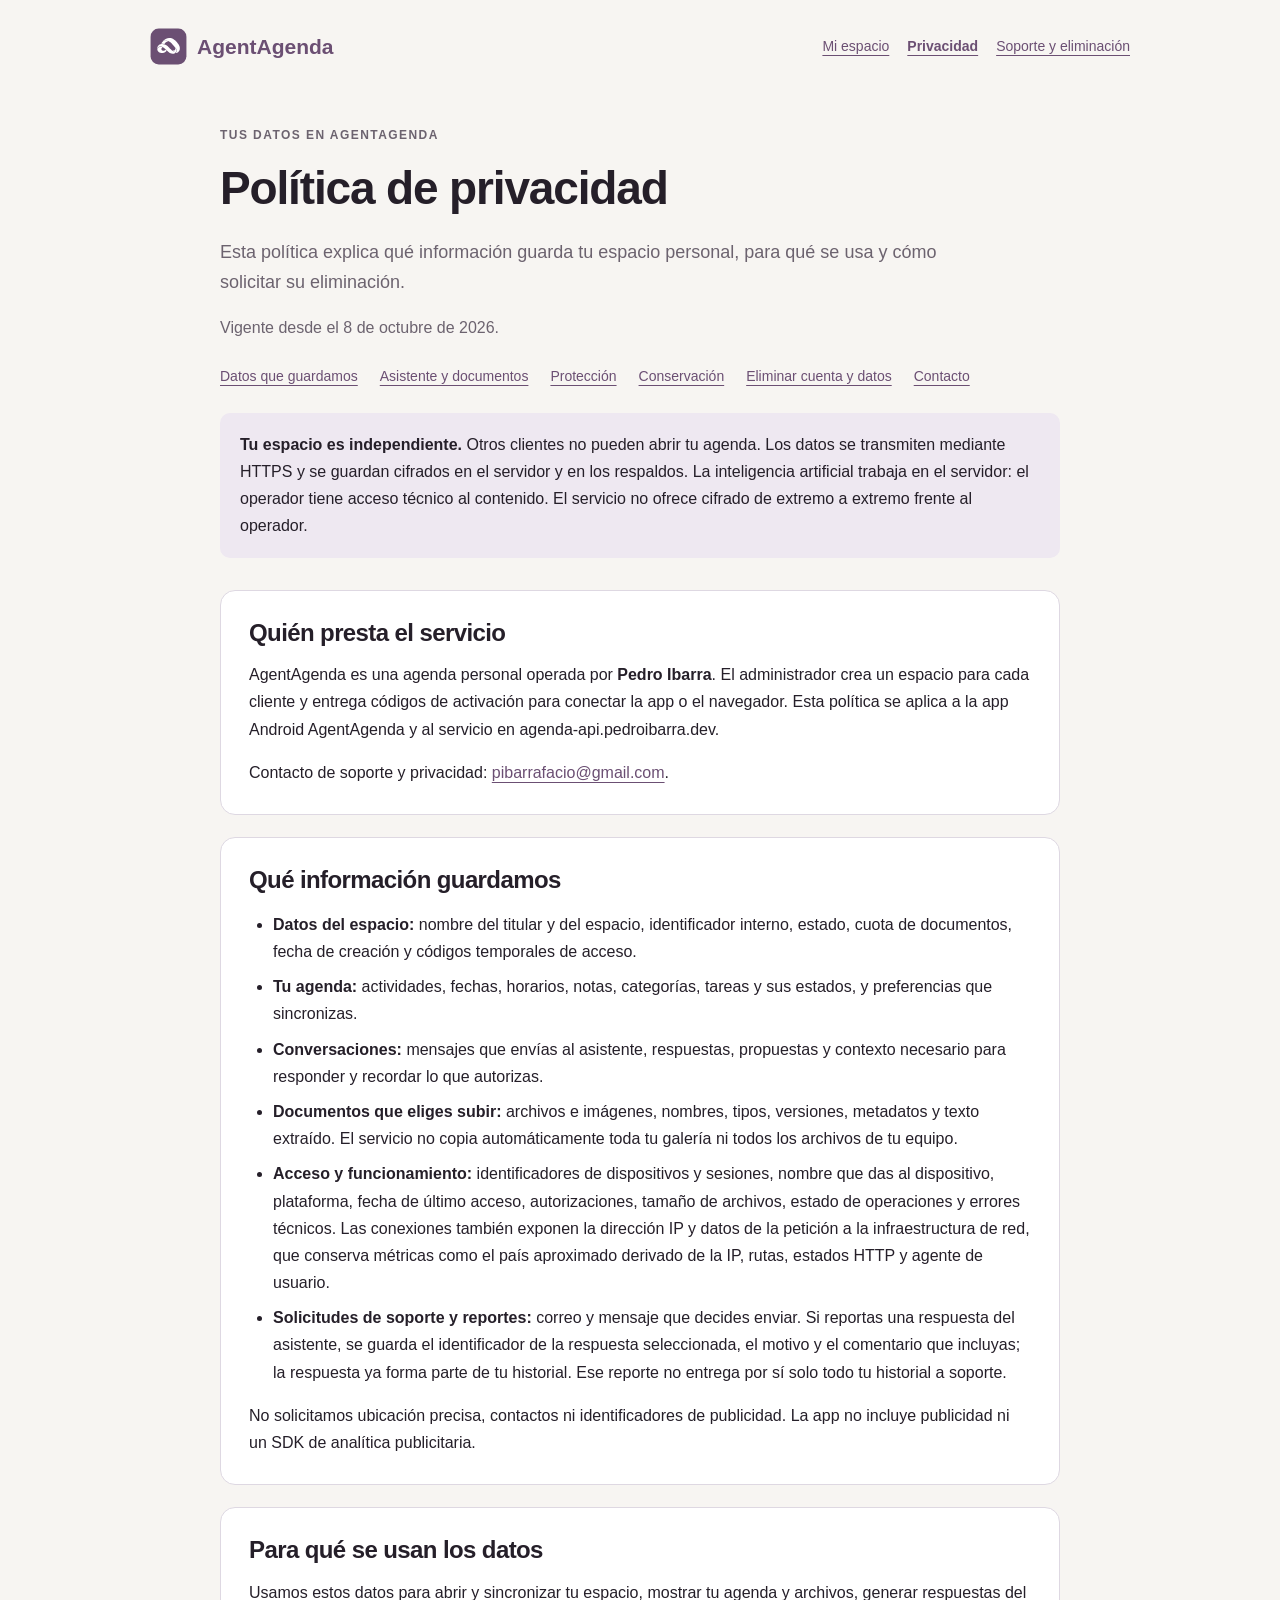
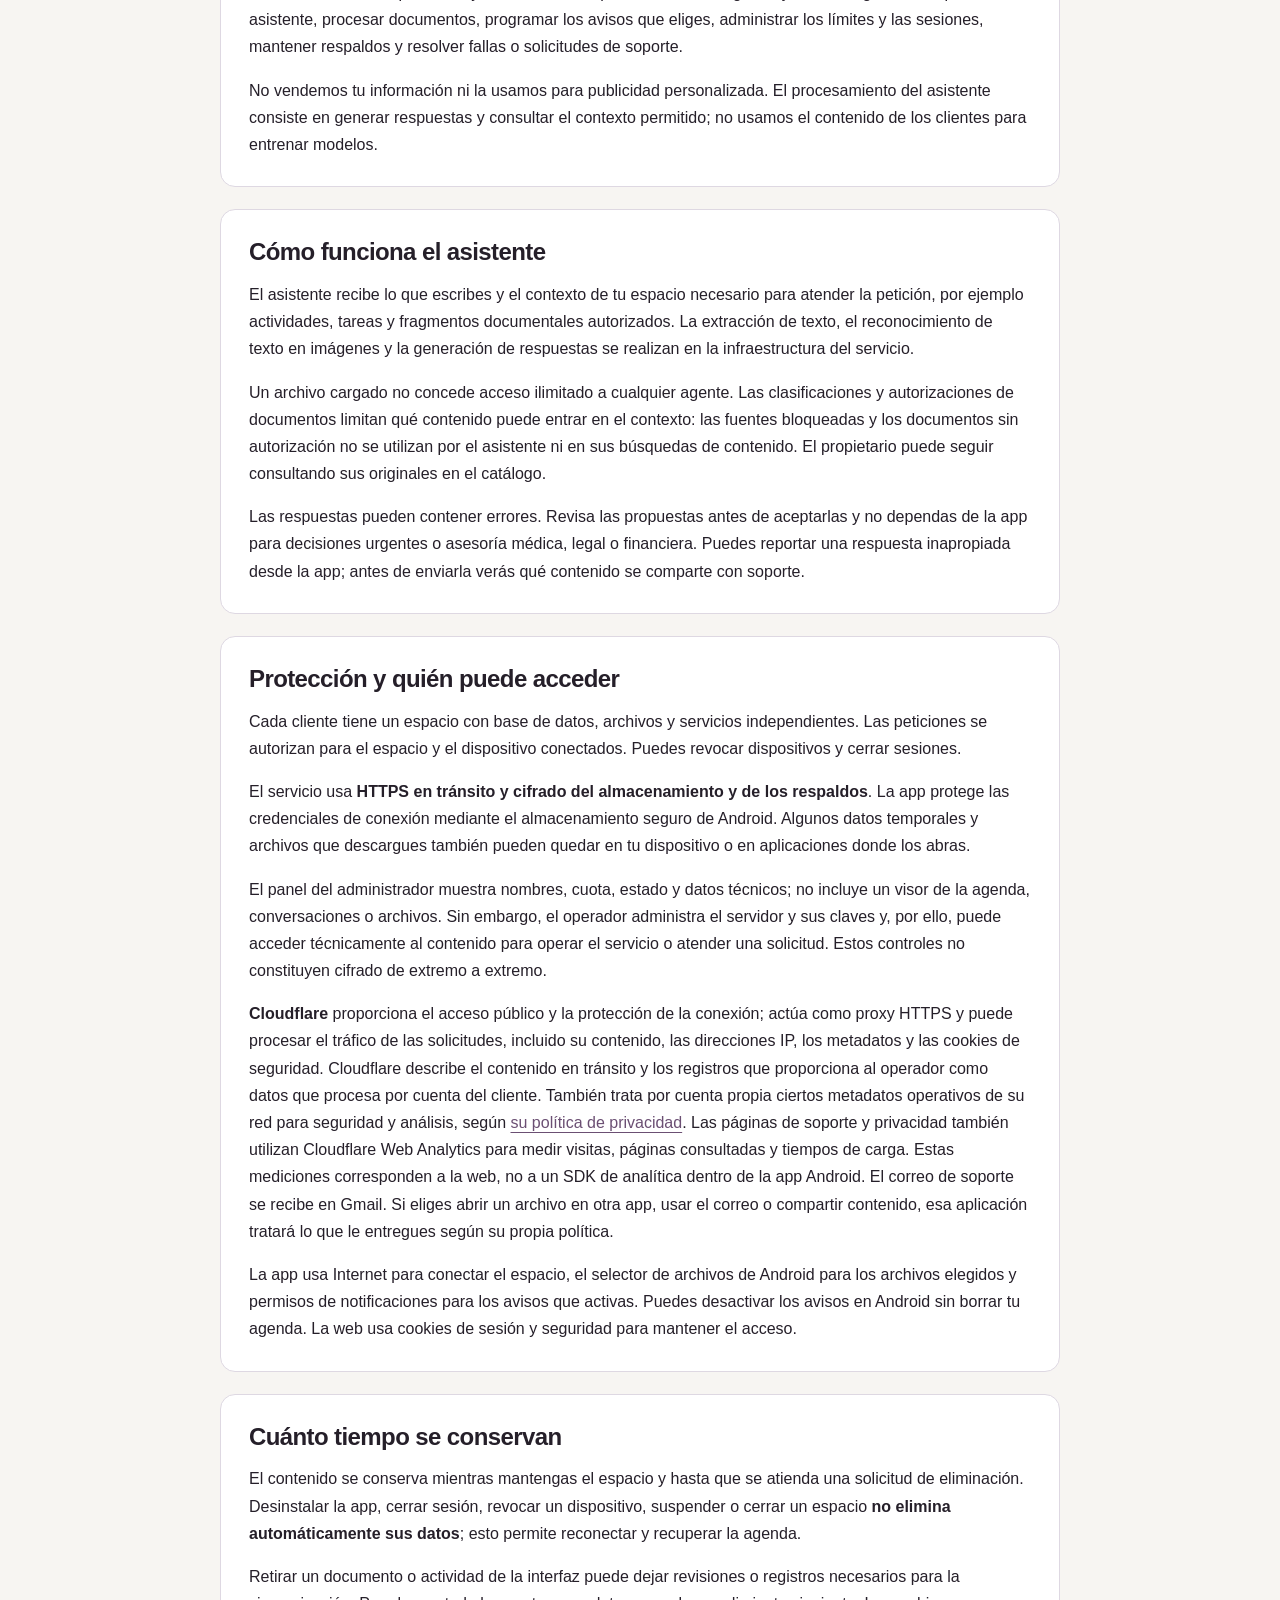
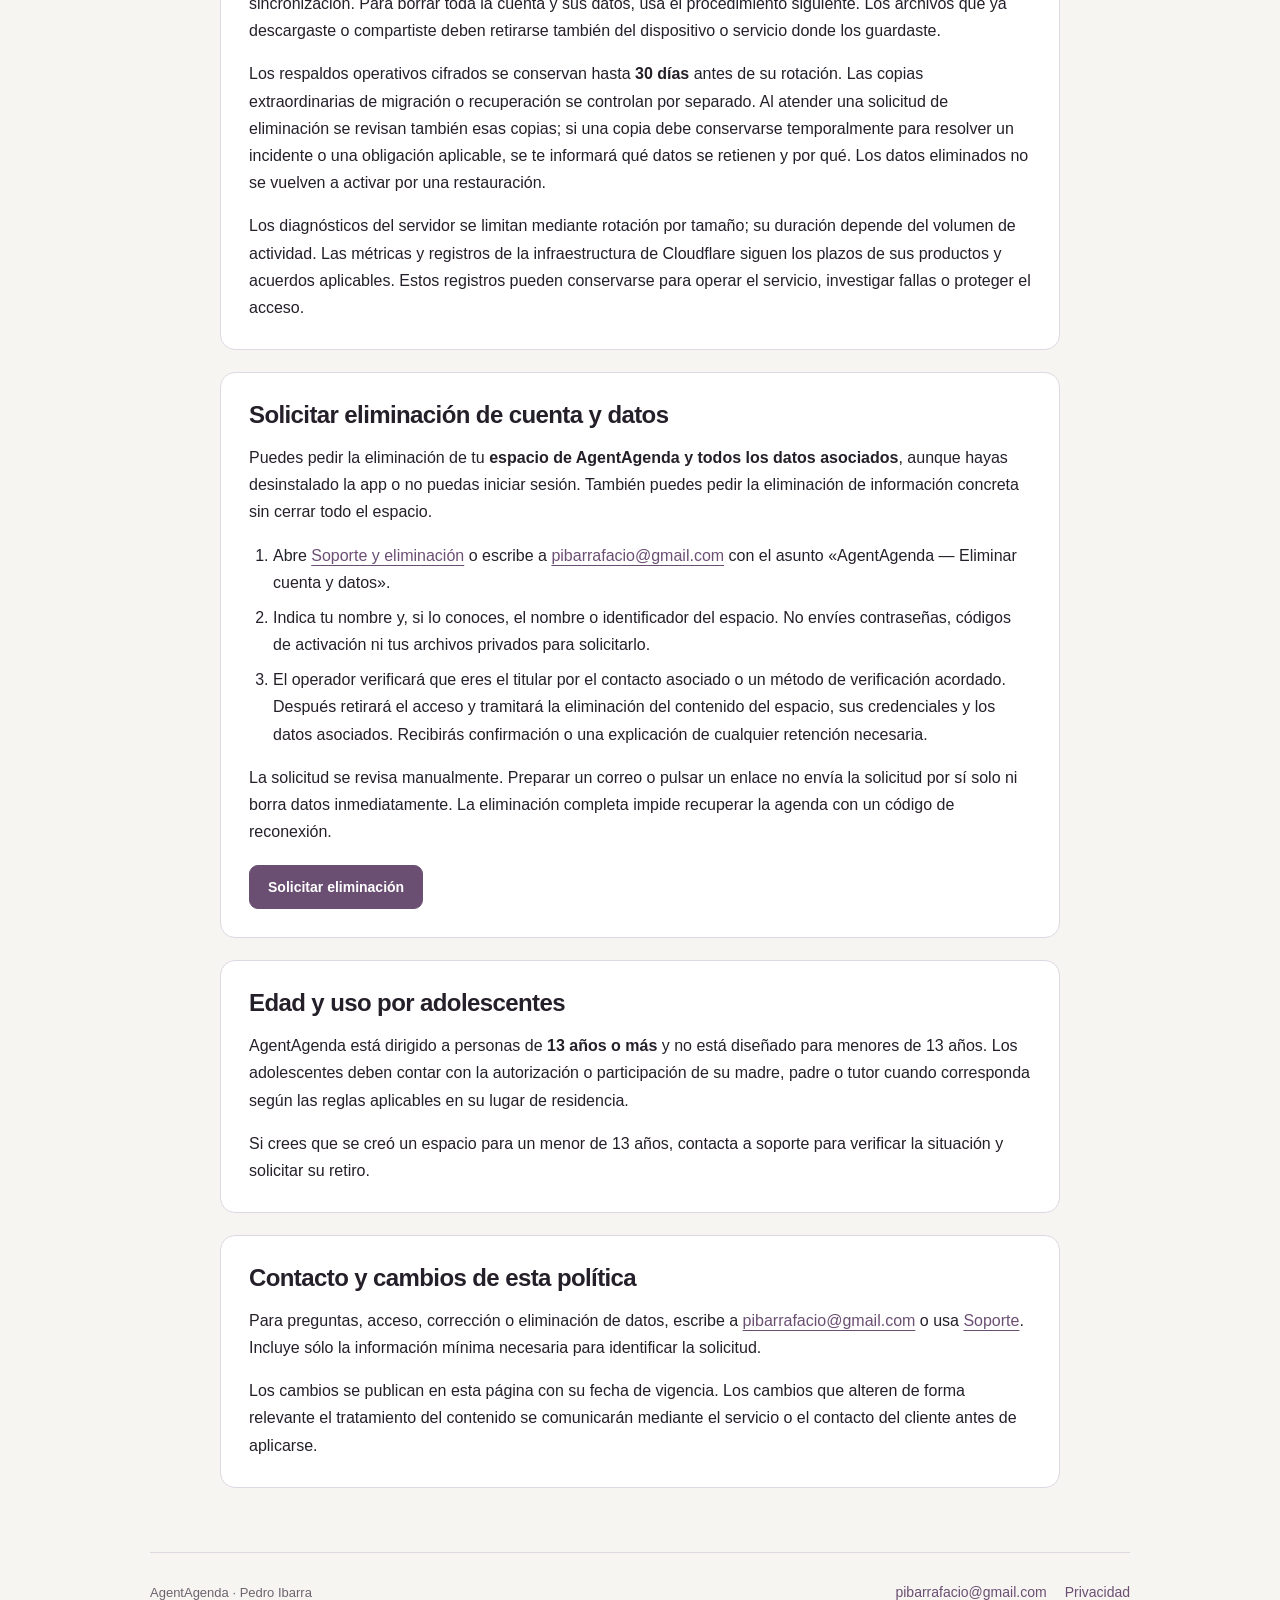
<file: apps/web/privacy/agentagenda/index.html>
<!doctype html>
<html lang="es">
<head>
<meta charset="utf-8">
<meta name="viewport" content="width=device-width, initial-scale=1">
<meta name="theme-color" content="#6b4f73" media="(prefers-color-scheme: light)">
<meta name="theme-color" content="#c5aed0" media="(prefers-color-scheme: dark)">
<meta name="referrer" content="same-origin">
<meta name="description" content="Política de privacidad de AgentAgenda: datos, asistente, seguridad, conservación y eliminación de cuenta.">
<link rel="canonical" href="https://privacy.ici-labs.com/agentagenda/">
<title>Política de privacidad · AgentAgenda</title>
<link rel="stylesheet" href="./style.css">
</head>
<body>
<a class="skip-link" href="#main">Saltar al contenido</a>
<header><a class="brand" href="https://agenda-api.pedroibarra.dev/activar"><img src="brand.svg" width="37" height="37" alt="" aria-hidden="true">AgentAgenda</a><nav aria-label="Navegación"><a href="https://agenda-api.pedroibarra.dev/activar">Mi espacio</a><a href="https://privacy.ici-labs.com/agentagenda/" aria-current="page">Privacidad</a><a href="https://agenda-api.pedroibarra.dev/soporte" >Soporte y eliminación</a></nav></header>
<main id="main">
<div class="intro"><p class="eyebrow">Tus datos en AgentAgenda</p><h1>Política de privacidad</h1><p class="lead">Esta política explica qué información guarda tu espacio personal, para qué se usa y cómo solicitar su eliminación.</p><p class="muted">Vigente desde el <time datetime="2026-10-08">8 de octubre de 2026</time>.</p>
<nav class="toc" aria-label="Contenido de la política"><a href="#datos">Datos que guardamos</a><a href="#asistente">Asistente y documentos</a><a href="#proteccion">Protección</a><a href="#conservacion">Conservación</a><a href="#eliminacion">Eliminar cuenta y datos</a><a href="#contacto">Contacto</a></nav>
<div class="notice"><p><strong>Tu espacio es independiente.</strong> Otros clientes no pueden abrir tu agenda. Los datos se transmiten mediante HTTPS y se guardan cifrados en el servidor y en los respaldos. La inteligencia artificial trabaja en el servidor: el operador tiene acceso técnico al contenido. El servicio no ofrece cifrado de extremo a extremo frente al operador.</p></div></div>
<section id="responsable"><h2>Quién presta el servicio</h2><p>AgentAgenda es una agenda personal operada por <strong>Pedro Ibarra</strong>. El administrador crea un espacio para cada cliente y entrega códigos de activación para conectar la app o el navegador. Esta política se aplica a la app Android AgentAgenda y al servicio en agenda-api.pedroibarra.dev.</p><p>Contacto de soporte y privacidad: <!--email_off--><a href="mailto:pibarrafacio@gmail.com">pibarrafacio@gmail.com</a><!--/email_off-->.</p></section>
<section id="datos"><h2>Qué información guardamos</h2><ul>
<li><strong>Datos del espacio:</strong> nombre del titular y del espacio, identificador interno, estado, cuota de documentos, fecha de creación y códigos temporales de acceso.</li>
<li><strong>Tu agenda:</strong> actividades, fechas, horarios, notas, categorías, tareas y sus estados, y preferencias que sincronizas.</li>
<li><strong>Conversaciones:</strong> mensajes que envías al asistente, respuestas, propuestas y contexto necesario para responder y recordar lo que autorizas.</li>
<li><strong>Documentos que eliges subir:</strong> archivos e imágenes, nombres, tipos, versiones, metadatos y texto extraído. El servicio no copia automáticamente toda tu galería ni todos los archivos de tu equipo.</li>
<li><strong>Acceso y funcionamiento:</strong> identificadores de dispositivos y sesiones, nombre que das al dispositivo, plataforma, fecha de último acceso, autorizaciones, tamaño de archivos, estado de operaciones y errores técnicos. Las conexiones también exponen la dirección IP y datos de la petición a la infraestructura de red, que conserva métricas como el país aproximado derivado de la IP, rutas, estados HTTP y agente de usuario.</li>
<li><strong>Solicitudes de soporte y reportes:</strong> correo y mensaje que decides enviar. Si reportas una respuesta del asistente, se guarda el identificador de la respuesta seleccionada, el motivo y el comentario que incluyas; la respuesta ya forma parte de tu historial. Ese reporte no entrega por sí solo todo tu historial a soporte.</li>
</ul><p>No solicitamos ubicación precisa, contactos ni identificadores de publicidad. La app no incluye publicidad ni un SDK de analítica publicitaria.</p></section>
<section id="uso"><h2>Para qué se usan los datos</h2><p>Usamos estos datos para abrir y sincronizar tu espacio, mostrar tu agenda y archivos, generar respuestas del asistente, procesar documentos, programar los avisos que eliges, administrar los límites y las sesiones, mantener respaldos y resolver fallas o solicitudes de soporte.</p><p>No vendemos tu información ni la usamos para publicidad personalizada. El procesamiento del asistente consiste en generar respuestas y consultar el contexto permitido; no usamos el contenido de los clientes para entrenar modelos.</p></section>
<section id="asistente"><h2>Cómo funciona el asistente</h2><p>El asistente recibe lo que escribes y el contexto de tu espacio necesario para atender la petición, por ejemplo actividades, tareas y fragmentos documentales autorizados. La extracción de texto, el reconocimiento de texto en imágenes y la generación de respuestas se realizan en la infraestructura del servicio.</p><p>Un archivo cargado no concede acceso ilimitado a cualquier agente. Las clasificaciones y autorizaciones de documentos limitan qué contenido puede entrar en el contexto: las fuentes bloqueadas y los documentos sin autorización no se utilizan por el asistente ni en sus búsquedas de contenido. El propietario puede seguir consultando sus originales en el catálogo.</p><p>Las respuestas pueden contener errores. Revisa las propuestas antes de aceptarlas y no dependas de la app para decisiones urgentes o asesoría médica, legal o financiera. Puedes reportar una respuesta inapropiada desde la app; antes de enviarla verás qué contenido se comparte con soporte.</p></section>
<section id="proteccion"><h2>Protección y quién puede acceder</h2><p>Cada cliente tiene un espacio con base de datos, archivos y servicios independientes. Las peticiones se autorizan para el espacio y el dispositivo conectados. Puedes revocar dispositivos y cerrar sesiones.</p><p>El servicio usa <strong>HTTPS en tránsito y cifrado del almacenamiento y de los respaldos</strong>. La app protege las credenciales de conexión mediante el almacenamiento seguro de Android. Algunos datos temporales y archivos que descargues también pueden quedar en tu dispositivo o en aplicaciones donde los abras.</p><p>El panel del administrador muestra nombres, cuota, estado y datos técnicos; no incluye un visor de la agenda, conversaciones o archivos. Sin embargo, el operador administra el servidor y sus claves y, por ello, puede acceder técnicamente al contenido para operar el servicio o atender una solicitud. Estos controles no constituyen cifrado de extremo a extremo.</p><p><strong>Cloudflare</strong> proporciona el acceso público y la protección de la conexión; actúa como proxy HTTPS y puede procesar el tráfico de las solicitudes, incluido su contenido, las direcciones IP, los metadatos y las cookies de seguridad. Cloudflare describe el contenido en tránsito y los registros que proporciona al operador como datos que procesa por cuenta del cliente. También trata por cuenta propia ciertos metadatos operativos de su red para seguridad y análisis, según <a href="https://www.cloudflare.com/privacypolicy/">su política de privacidad</a>. Las páginas de soporte y privacidad también utilizan Cloudflare Web Analytics para medir visitas, páginas consultadas y tiempos de carga. Estas mediciones corresponden a la web, no a un SDK de analítica dentro de la app Android. El correo de soporte se recibe en Gmail. Si eliges abrir un archivo en otra app, usar el correo o compartir contenido, esa aplicación tratará lo que le entregues según su propia política.</p><p>La app usa Internet para conectar el espacio, el selector de archivos de Android para los archivos elegidos y permisos de notificaciones para los avisos que activas. Puedes desactivar los avisos en Android sin borrar tu agenda. La web usa cookies de sesión y seguridad para mantener el acceso.</p></section>
<section id="conservacion"><h2>Cuánto tiempo se conservan</h2><p>El contenido se conserva mientras mantengas el espacio y hasta que se atienda una solicitud de eliminación. Desinstalar la app, cerrar sesión, revocar un dispositivo, suspender o cerrar un espacio <strong>no elimina automáticamente sus datos</strong>; esto permite reconectar y recuperar la agenda.</p><p>Retirar un documento o actividad de la interfaz puede dejar revisiones o registros necesarios para la sincronización. Para borrar toda la cuenta y sus datos, usa el procedimiento siguiente. Los archivos que ya descargaste o compartiste deben retirarse también del dispositivo o servicio donde los guardaste.</p><p>Los respaldos operativos cifrados se conservan hasta <strong>30 días</strong> antes de su rotación. Las copias extraordinarias de migración o recuperación se controlan por separado. Al atender una solicitud de eliminación se revisan también esas copias; si una copia debe conservarse temporalmente para resolver un incidente o una obligación aplicable, se te informará qué datos se retienen y por qué. Los datos eliminados no se vuelven a activar por una restauración.</p><p>Los diagnósticos del servidor se limitan mediante rotación por tamaño; su duración depende del volumen de actividad. Las métricas y registros de la infraestructura de Cloudflare siguen los plazos de sus productos y acuerdos aplicables. Estos registros pueden conservarse para operar el servicio, investigar fallas o proteger el acceso.</p></section>
<section id="eliminacion"><h2>Solicitar eliminación de cuenta y datos</h2><p>Puedes pedir la eliminación de tu <strong>espacio de AgentAgenda y todos los datos asociados</strong>, aunque hayas desinstalado la app o no puedas iniciar sesión. También puedes pedir la eliminación de información concreta sin cerrar todo el espacio.</p><ol><li>Abre <a href="https://privacy.ici-labs.com/agentagenda/eliminacion/">Soporte y eliminación</a> o escribe a <!--email_off--><a href="mailto:pibarrafacio@gmail.com?subject=AgentAgenda%20-%20Eliminar%20cuenta%20y%20datos">pibarrafacio@gmail.com</a><!--/email_off--> con el asunto «AgentAgenda — Eliminar cuenta y datos».</li><li>Indica tu nombre y, si lo conoces, el nombre o identificador del espacio. No envíes contraseñas, códigos de activación ni tus archivos privados para solicitarlo.</li><li>El operador verificará que eres el titular por el contacto asociado o un método de verificación acordado. Después retirará el acceso y tramitará la eliminación del contenido del espacio, sus credenciales y los datos asociados. Recibirás confirmación o una explicación de cualquier retención necesaria.</li></ol><p>La solicitud se revisa manualmente. Preparar un correo o pulsar un enlace no envía la solicitud por sí solo ni borra datos inmediatamente. La eliminación completa impide recuperar la agenda con un código de reconexión.</p><div class="actions"><a class="button" href="https://privacy.ici-labs.com/agentagenda/eliminacion/">Solicitar eliminación</a></div></section>
<section id="edad"><h2>Edad y uso por adolescentes</h2><p>AgentAgenda está dirigido a personas de <strong>13 años o más</strong> y no está diseñado para menores de 13 años. Los adolescentes deben contar con la autorización o participación de su madre, padre o tutor cuando corresponda según las reglas aplicables en su lugar de residencia.</p><p>Si crees que se creó un espacio para un menor de 13 años, contacta a soporte para verificar la situación y solicitar su retiro.</p></section>
<section id="contacto"><h2>Contacto y cambios de esta política</h2><p>Para preguntas, acceso, corrección o eliminación de datos, escribe a <!--email_off--><a href="mailto:pibarrafacio@gmail.com">pibarrafacio@gmail.com</a><!--/email_off--> o usa <a href="https://agenda-api.pedroibarra.dev/soporte">Soporte</a>. Incluye sólo la información mínima necesaria para identificar la solicitud.</p><p>Los cambios se publican en esta página con su fecha de vigencia. Los cambios que alteren de forma relevante el tratamiento del contenido se comunicarán mediante el servicio o el contacto del cliente antes de aplicarse.</p></section>
</main><footer><span>AgentAgenda · Pedro Ibarra</span><nav aria-label="Enlaces de contacto"><!--email_off--><a href="mailto:pibarrafacio@gmail.com">pibarrafacio@gmail.com</a><!--/email_off--><a href="https://privacy.ici-labs.com/agentagenda/">Privacidad</a></nav></footer>
</body>
</html>
</file>
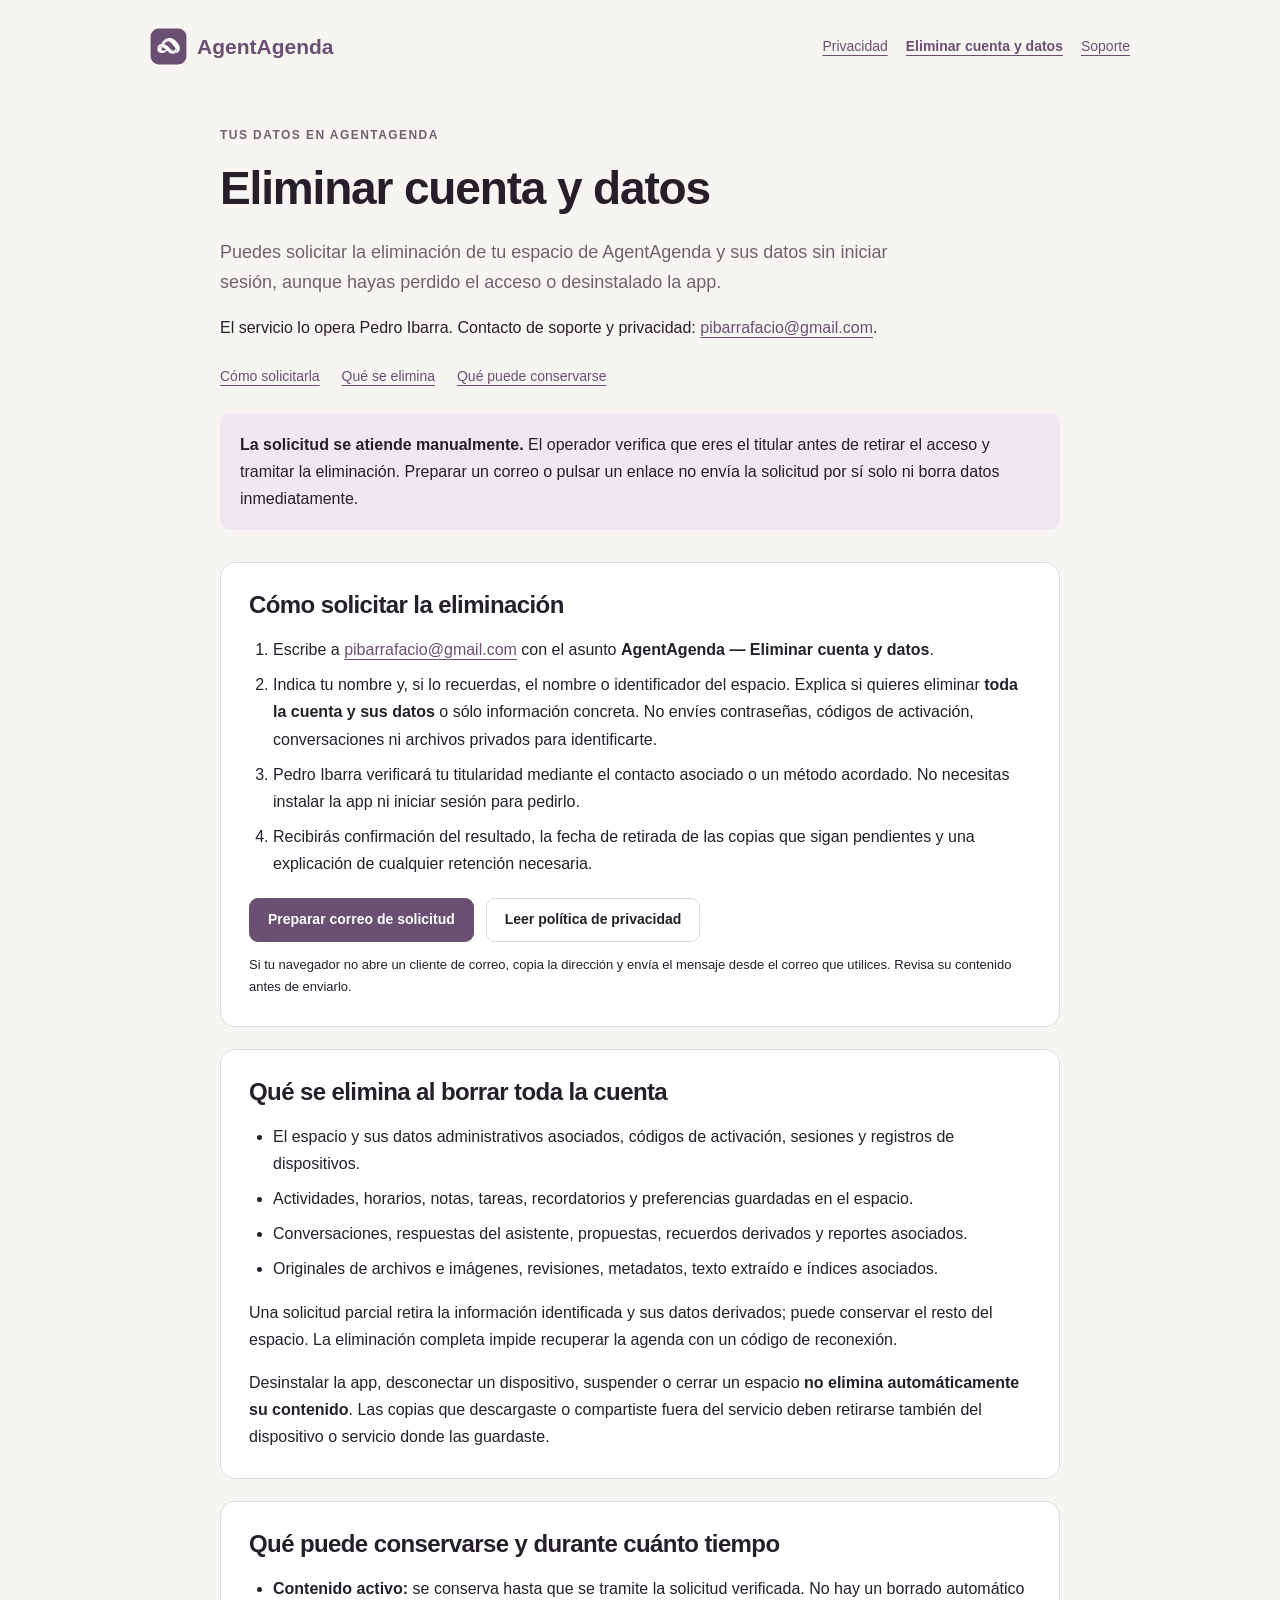
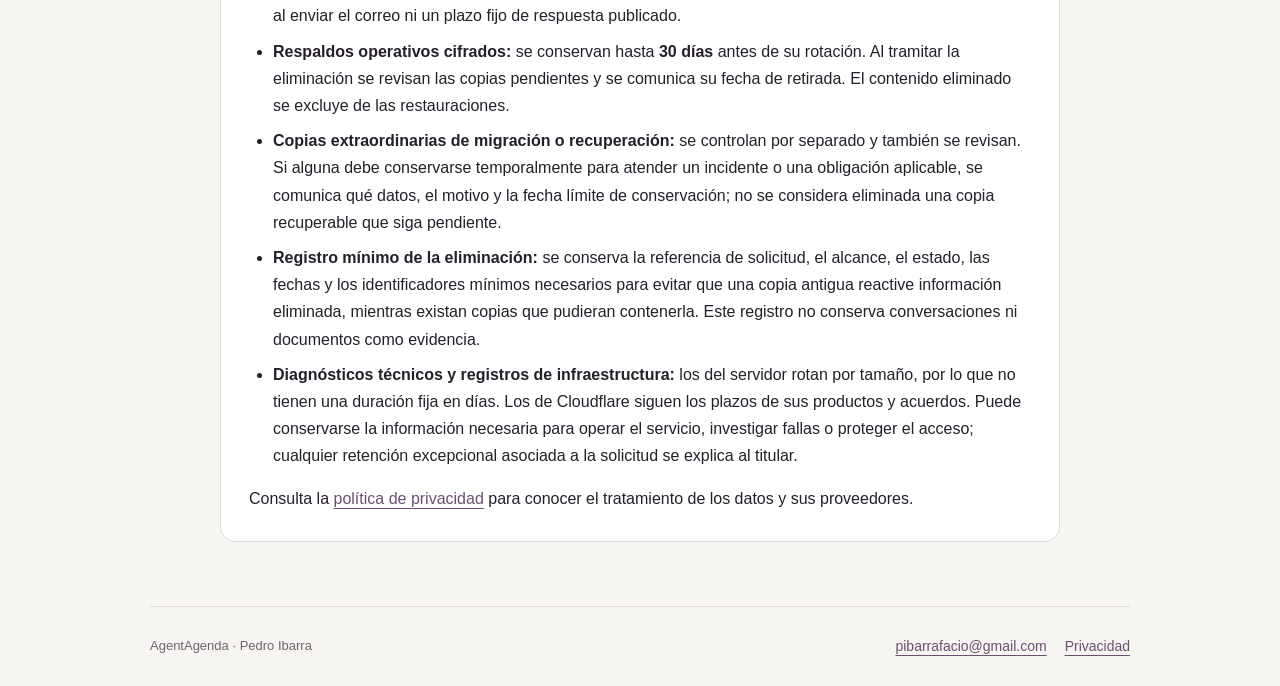
<file: apps/web/privacy/agentagenda/eliminacion/index.html>
<!doctype html>
<html lang="es">
<head>
<meta charset="utf-8">
<meta name="viewport" content="width=device-width, initial-scale=1">
<meta name="theme-color" content="#6b4f73" media="(prefers-color-scheme: light)">
<meta name="theme-color" content="#c5aed0" media="(prefers-color-scheme: dark)">
<meta name="referrer" content="same-origin">
<meta name="description" content="Solicita la eliminación de tu cuenta, espacio y datos de AgentAgenda sin iniciar sesión, incluso si ya desinstalaste la app.">
<link rel="canonical" href="https://privacy.ici-labs.com/agentagenda/eliminacion/">
<title>Eliminar cuenta y datos · AgentAgenda</title>
<link rel="stylesheet" href="../style.css">
</head>
<body>
<a class="skip-link" href="#main">Saltar al contenido</a>
<header><a class="brand" href="https://agenda-api.pedroibarra.dev/activar"><img src="../brand.svg" width="37" height="37" alt="" aria-hidden="true">AgentAgenda</a><nav aria-label="Navegación"><a href="https://privacy.ici-labs.com/agentagenda/">Privacidad</a><a href="https://privacy.ici-labs.com/agentagenda/eliminacion/" aria-current="page">Eliminar cuenta y datos</a><a href="https://agenda-api.pedroibarra.dev/soporte">Soporte</a></nav></header>
<main id="main">
<div class="intro"><p class="eyebrow">Tus datos en AgentAgenda</p><h1>Eliminar cuenta y datos</h1><p class="lead">Puedes solicitar la eliminación de tu espacio de AgentAgenda y sus datos sin iniciar sesión, aunque hayas perdido el acceso o desinstalado la app.</p><p>El servicio lo opera Pedro Ibarra. Contacto de soporte y privacidad: <!--email_off--><a href="mailto:pibarrafacio@gmail.com">pibarrafacio@gmail.com</a><!--/email_off-->.</p><nav class="toc" aria-label="Contenido"><a href="#solicitar">Cómo solicitarla</a><a href="#alcance">Qué se elimina</a><a href="#conservacion">Qué puede conservarse</a></nav><div class="notice"><p><strong>La solicitud se atiende manualmente.</strong> El operador verifica que eres el titular antes de retirar el acceso y tramitar la eliminación. Preparar un correo o pulsar un enlace no envía la solicitud por sí solo ni borra datos inmediatamente.</p></div></div>
<section id="solicitar"><h2>Cómo solicitar la eliminación</h2><ol><li>Escribe a <!--email_off--><a href="mailto:pibarrafacio@gmail.com?subject=AgentAgenda%20-%20Eliminar%20cuenta%20y%20datos">pibarrafacio@gmail.com</a><!--/email_off--> con el asunto <strong>AgentAgenda — Eliminar cuenta y datos</strong>.</li><li>Indica tu nombre y, si lo recuerdas, el nombre o identificador del espacio. Explica si quieres eliminar <strong>toda la cuenta y sus datos</strong> o sólo información concreta. No envíes contraseñas, códigos de activación, conversaciones ni archivos privados para identificarte.</li><li>Pedro Ibarra verificará tu titularidad mediante el contacto asociado o un método acordado. No necesitas instalar la app ni iniciar sesión para pedirlo.</li><li>Recibirás confirmación del resultado, la fecha de retirada de las copias que sigan pendientes y una explicación de cualquier retención necesaria.</li></ol><div class="actions"><!--email_off--><a class="button" href="mailto:pibarrafacio@gmail.com?subject=AgentAgenda%20-%20Eliminar%20cuenta%20y%20datos">Preparar correo de solicitud</a><!--/email_off--><a class="button secondary" href="https://privacy.ici-labs.com/agentagenda/">Leer política de privacidad</a></div><p class="small-note">Si tu navegador no abre un cliente de correo, copia la dirección y envía el mensaje desde el correo que utilices. Revisa su contenido antes de enviarlo.</p></section>
<section id="alcance"><h2>Qué se elimina al borrar toda la cuenta</h2><ul><li>El espacio y sus datos administrativos asociados, códigos de activación, sesiones y registros de dispositivos.</li><li>Actividades, horarios, notas, tareas, recordatorios y preferencias guardadas en el espacio.</li><li>Conversaciones, respuestas del asistente, propuestas, recuerdos derivados y reportes asociados.</li><li>Originales de archivos e imágenes, revisiones, metadatos, texto extraído e índices asociados.</li></ul><p>Una solicitud parcial retira la información identificada y sus datos derivados; puede conservar el resto del espacio. La eliminación completa impide recuperar la agenda con un código de reconexión.</p><p>Desinstalar la app, desconectar un dispositivo, suspender o cerrar un espacio <strong>no elimina automáticamente su contenido</strong>. Las copias que descargaste o compartiste fuera del servicio deben retirarse también del dispositivo o servicio donde las guardaste.</p></section>
<section id="conservacion"><h2>Qué puede conservarse y durante cuánto tiempo</h2><ul><li><strong>Contenido activo:</strong> se conserva hasta que se tramite la solicitud verificada. No hay un borrado automático al enviar el correo ni un plazo fijo de respuesta publicado.</li><li><strong>Respaldos operativos cifrados:</strong> se conservan hasta <strong>30 días</strong> antes de su rotación. Al tramitar la eliminación se revisan las copias pendientes y se comunica su fecha de retirada. El contenido eliminado se excluye de las restauraciones.</li><li><strong>Copias extraordinarias de migración o recuperación:</strong> se controlan por separado y también se revisan. Si alguna debe conservarse temporalmente para atender un incidente o una obligación aplicable, se comunica qué datos, el motivo y la fecha límite de conservación; no se considera eliminada una copia recuperable que siga pendiente.</li><li><strong>Registro mínimo de la eliminación:</strong> se conserva la referencia de solicitud, el alcance, el estado, las fechas y los identificadores mínimos necesarios para evitar que una copia antigua reactive información eliminada, mientras existan copias que pudieran contenerla. Este registro no conserva conversaciones ni documentos como evidencia.</li><li><strong>Diagnósticos técnicos y registros de infraestructura:</strong> los del servidor rotan por tamaño, por lo que no tienen una duración fija en días. Los de Cloudflare siguen los plazos de sus productos y acuerdos. Puede conservarse la información necesaria para operar el servicio, investigar fallas o proteger el acceso; cualquier retención excepcional asociada a la solicitud se explica al titular.</li></ul><p>Consulta la <a href="https://privacy.ici-labs.com/agentagenda/#conservacion">política de privacidad</a> para conocer el tratamiento de los datos y sus proveedores.</p></section>
</main>
<footer><span>AgentAgenda · Pedro Ibarra</span><nav aria-label="Enlaces de contacto"><!--email_off--><a href="mailto:pibarrafacio@gmail.com">pibarrafacio@gmail.com</a><!--/email_off--><a href="https://privacy.ici-labs.com/agentagenda/">Privacidad</a></nav></footer>
</body>
</html>
</file>
<file: apps/web/privacy/agentagenda/style.css>
:root{color-scheme:light;--paper:#f7f5f2;--white:#fff;--ink:#251f29;--muted:#6c636f;--action:#6b4f73;--soft:#eee8f1;--line:#ded8e2;--on-action:#fff}
@media(prefers-color-scheme:dark){:root{color-scheme:dark;--paper:#151217;--white:#1e1a22;--ink:#f3eef5;--muted:#beb4c4;--action:#c5aed0;--soft:#302635;--line:#3d3544;--on-action:#231b28}}
*{box-sizing:border-box}body{margin:0;background:var(--paper);color:var(--ink);font:16px/1.7 -apple-system,BlinkMacSystemFont,"Segoe UI",sans-serif}a{color:var(--action);text-underline-offset:4px;overflow-wrap:anywhere}h1,h2,h3{line-height:1.2;letter-spacing:-.025em}h1{font-size:clamp(32px,5vw,46px);margin:12px 0 20px}h2{font-size:24px;margin:0 0 14px}h3{font-size:18px}p{margin:0 0 16px}li{margin:8px 0}ul,ol{padding-left:24px}header,footer{width:min(980px,calc(100% - 40px));margin:auto;display:flex;align-items:center;justify-content:space-between;gap:20px;padding:28px 0}header nav,footer nav{display:flex;gap:18px;flex-wrap:wrap}header nav a,footer nav a{font-size:14px}header nav a[aria-current=page]{font-weight:700}.brand{display:inline-flex;align-items:center;gap:10px;text-decoration:none;font-size:21px;font-weight:750;color:var(--action)}.brand img{flex:none;display:block;object-fit:contain}.eyebrow{font-size:12px;letter-spacing:.12em;font-weight:700;color:var(--muted);text-transform:uppercase}.lead{font-size:18px;color:var(--muted);max-width:720px}.muted{color:var(--muted)}main{width:min(840px,calc(100% - 40px));margin:32px auto 64px}.intro{margin-bottom:32px}section{background:var(--white);border:1px solid var(--line);border-radius:15px;padding:28px;margin:22px 0;scroll-margin-top:24px}.notice{padding:18px 20px;border-radius:10px;background:var(--soft)}.notice p:last-child,section>p:last-child{margin-bottom:0}.toc{display:flex;gap:12px 22px;flex-wrap:wrap;margin:24px 0;font-size:14px}.button{display:inline-flex;align-items:center;justify-content:center;min-height:44px;padding:11px 18px;border-radius:9px;background:var(--action);color:var(--on-action);font:inherit;font-weight:600;font-size:14px;line-height:1.4;border:1px solid var(--action);text-decoration:none;cursor:pointer}.secondary{background:var(--white);color:var(--ink);border-color:var(--line)}.actions{display:flex;gap:12px;flex-wrap:wrap;margin-top:20px}.field{display:grid;gap:6px;margin:18px 0}.field label{font-size:14px;font-weight:650}.field small{color:var(--muted);font-size:13px}input,select,textarea{width:100%;min-width:0;padding:11px 13px;background:var(--white);color:var(--ink);border:1px solid var(--line);border-radius:9px;font:inherit}textarea{resize:vertical;min-height:110px}.form-grid{display:grid;grid-template-columns:1fr 1fr;gap:18px}.form-grid .field{margin:0}.request-preview{padding:18px 20px;border:1px solid var(--line);border-radius:10px;white-space:pre-wrap;overflow-wrap:anywhere;font-family:inherit;font-size:14px;line-height:1.65;background:var(--paper);margin:18px 0}.skip-link{position:absolute;top:-80px;left:16px;background:var(--action);color:var(--on-action);padding:10px 16px;border-radius:8px}.skip-link:focus{top:12px}:focus-visible{outline:3px solid var(--action);outline-offset:4px}footer{border-top:1px solid var(--line);color:var(--muted);font-size:13px}section:target{border-color:var(--action)}[hidden]{display:none!important}@media(max-width:600px){header{align-items:flex-start;flex-direction:column;padding:22px 0}header nav{gap:12px 18px}main{margin-top:16px}section{padding:23px 20px}footer{align-items:flex-start;flex-direction:column}.form-grid{grid-template-columns:1fr}}

.small-note{font-size:13px;margin-top:12px}
</file>
